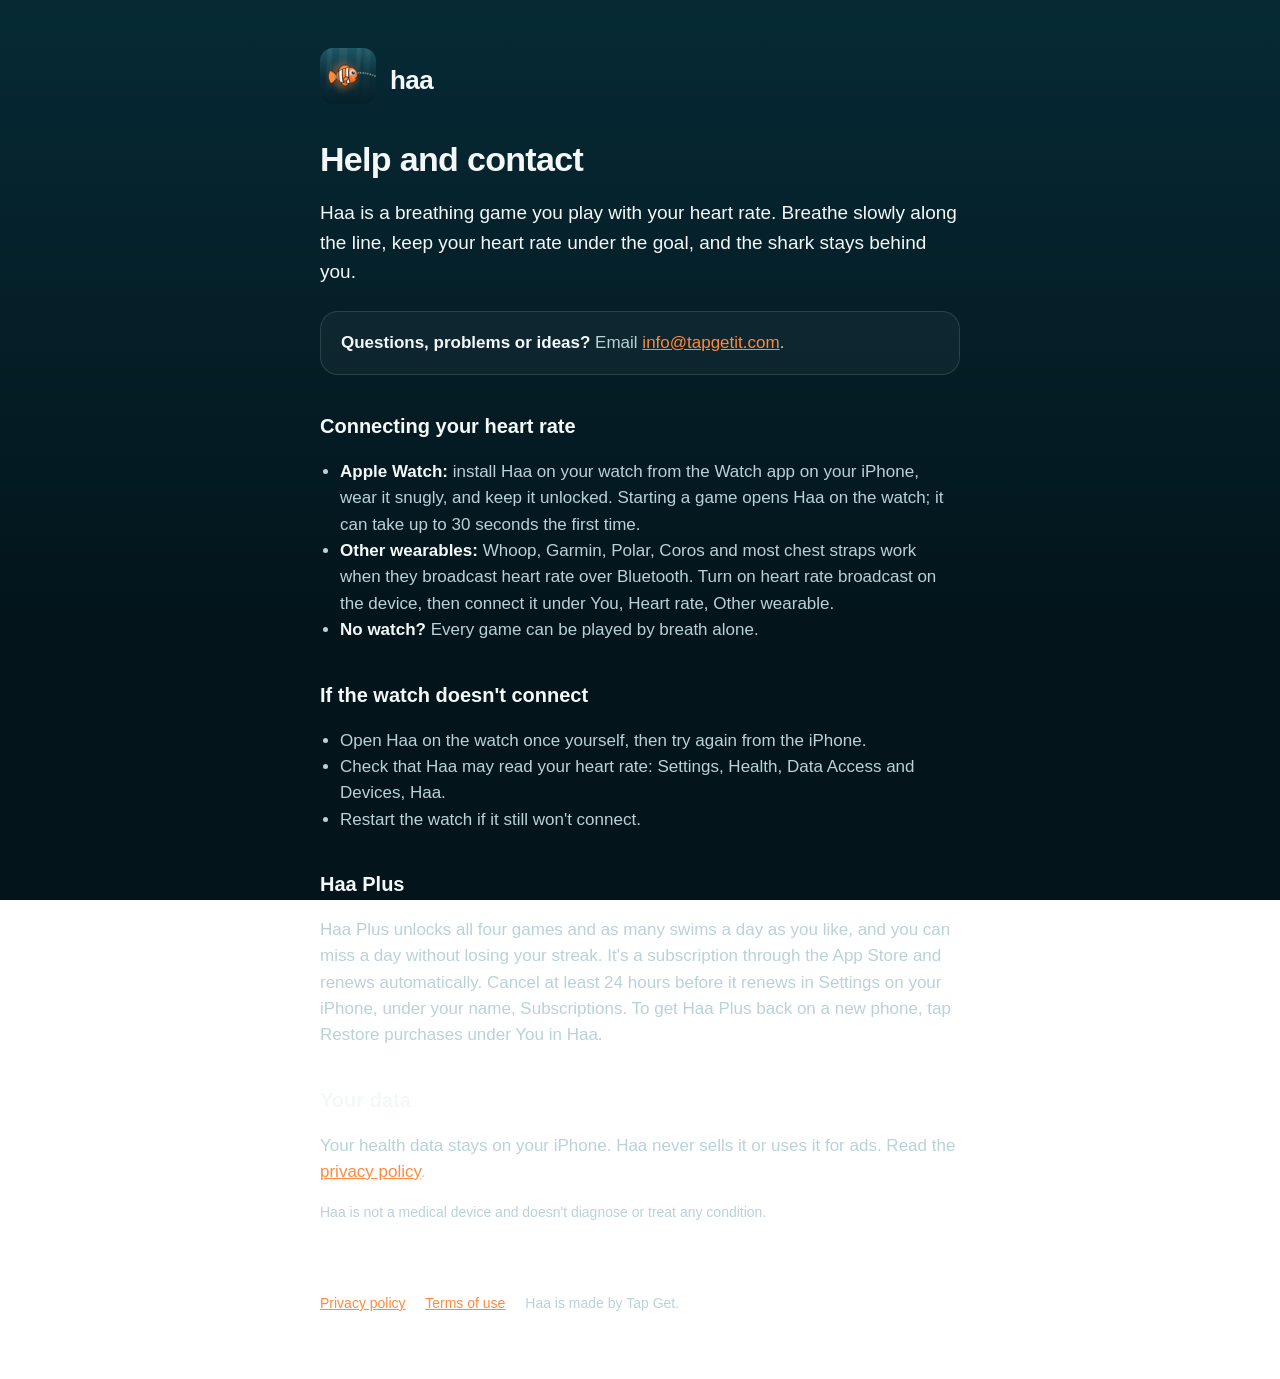
<file: index.html>
<!doctype html>
<html lang="en-GB">
<head>
<meta charset="utf-8">
<meta name="viewport" content="width=device-width, initial-scale=1">
<title>Haa: help and contact</title>
<meta name="description" content="Haa is a breathing game you play with your heart rate. Help, questions and contact.">
<link rel="icon" href="icon.png">
<link rel="apple-touch-icon" href="icon.png">
<link rel="stylesheet" href="style.css">
</head>
<body>
<main>
  <header><a href="./"><img src="icon.png" alt=""></a><a href="./" class="name">haa</a></header>

  <h1>Help and contact</h1>
  <p class="lead">Haa is a breathing game you play with your heart rate. Breathe slowly along the line, keep your heart rate under the goal, and the shark stays behind you.</p>

  <div class="card">
    <p><strong>Questions, problems or ideas?</strong> Email <a href="mailto:info@tapgetit.com">info@tapgetit.com</a>.</p>
  </div>

  <h2>Connecting your heart rate</h2>
  <ul>
    <li><strong>Apple Watch:</strong> install Haa on your watch from the Watch app on your iPhone, wear it snugly, and keep it unlocked. Starting a game opens Haa on the watch; it can take up to 30 seconds the first time.</li>
    <li><strong>Other wearables:</strong> Whoop, Garmin, Polar, Coros and most chest straps work when they broadcast heart rate over Bluetooth. Turn on heart rate broadcast on the device, then connect it under You, Heart rate, Other wearable.</li>
    <li><strong>No watch?</strong> Every game can be played by breath alone.</li>
  </ul>

  <h2>If the watch doesn't connect</h2>
  <ul>
    <li>Open Haa on the watch once yourself, then try again from the iPhone.</li>
    <li>Check that Haa may read your heart rate: Settings, Health, Data Access and Devices, Haa.</li>
    <li>Restart the watch if it still won't connect.</li>
  </ul>

  <h2>Haa Plus</h2>
  <p>Haa Plus unlocks all four games and as many swims a day as you like, and you can miss a day without losing your streak. It's a subscription through the App Store and renews automatically. Cancel at least 24 hours before it renews in Settings on your iPhone, under your name, Subscriptions. To get Haa Plus back on a new phone, tap Restore purchases under You in Haa.</p>

  <h2>Your data</h2>
  <p>Your health data stays on your iPhone. Haa never sells it or uses it for ads. Read the <a href="privacy/">privacy policy</a>.</p>

  <p class="small">Haa is not a medical device and doesn't diagnose or treat any condition.</p>

  <footer>
    <a href="privacy/">Privacy policy</a>
    <a href="https://www.apple.com/legal/internet-services/itunes/dev/stdeula/">Terms of use</a>
    <span>Haa is made by Tap Get.</span>
  </footer>
</main>
</body>
</html>
</file>
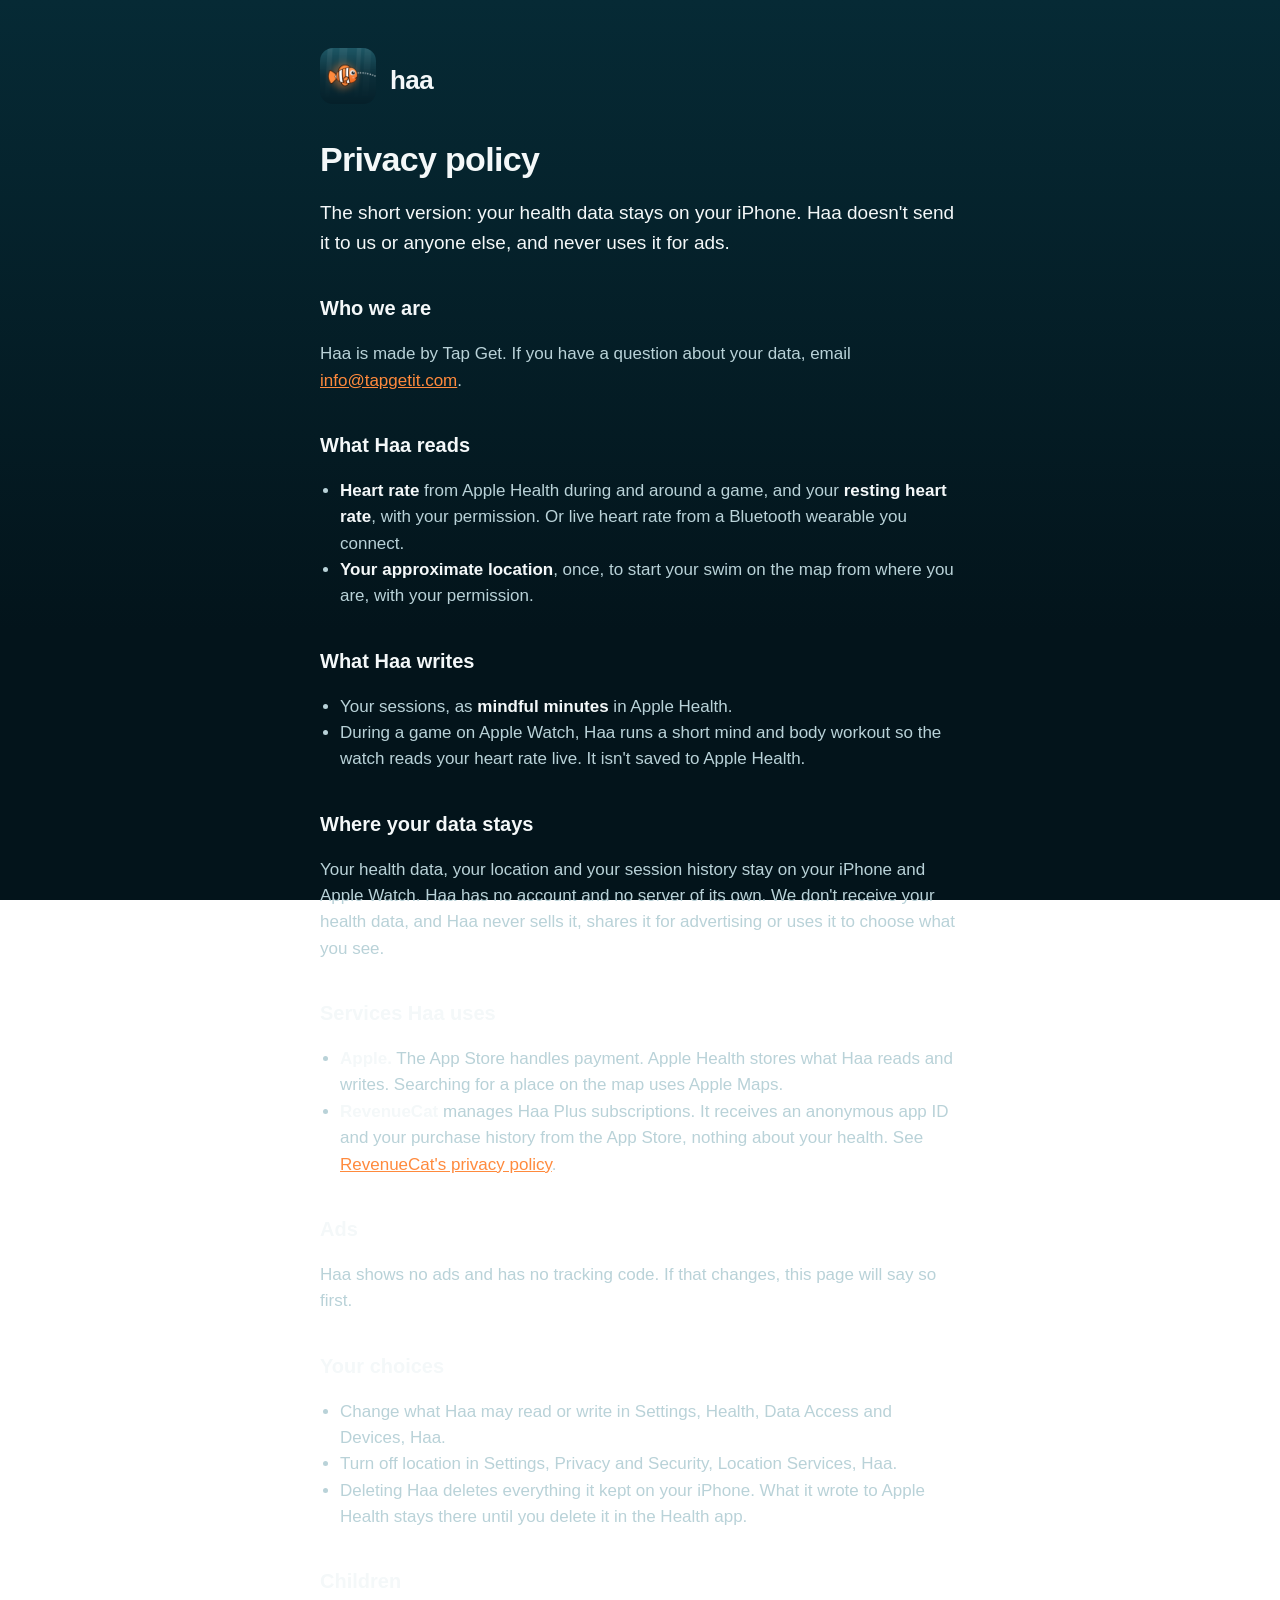
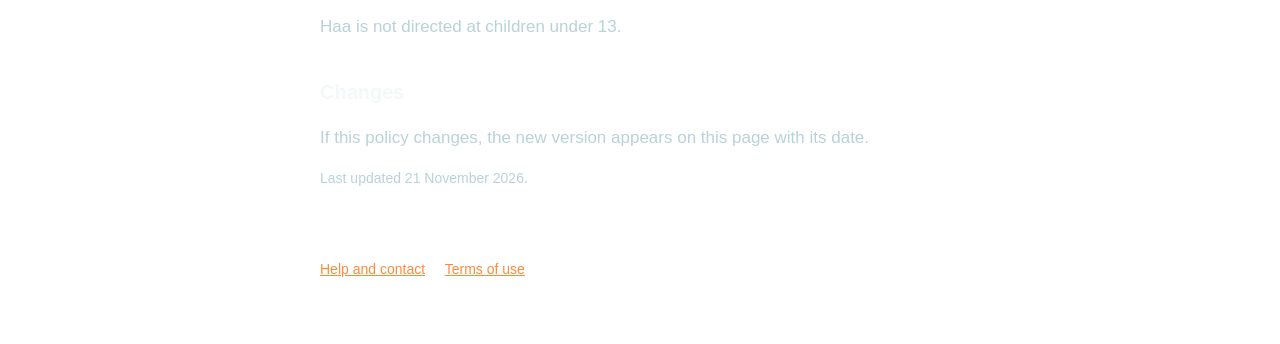
<file: privacy/index.html>
<!doctype html>
<html lang="en-GB">
<head>
<meta charset="utf-8">
<meta name="viewport" content="width=device-width, initial-scale=1">
<title>Haa: privacy policy</title>
<meta name="description" content="How Haa handles your data: health data stays on your iPhone.">
<link rel="icon" href="../icon.png">
<link rel="stylesheet" href="../style.css">
</head>
<body>
<main>
  <header><a href="../"><img src="../icon.png" alt=""></a><a href="../" class="name">haa</a></header>

  <h1>Privacy policy</h1>
  <p class="lead">The short version: your health data stays on your iPhone. Haa doesn't send it to us or anyone else, and never uses it for ads.</p>

  <h2>Who we are</h2>
  <p>Haa is made by Tap Get. If you have a question about your data, email <a href="mailto:info@tapgetit.com">info@tapgetit.com</a>.</p>

  <h2>What Haa reads</h2>
  <ul>
    <li><strong>Heart rate</strong> from Apple Health during and around a game, and your <strong>resting heart rate</strong>, with your permission. Or live heart rate from a Bluetooth wearable you connect.</li>
    <li><strong>Your approximate location</strong>, once, to start your swim on the map from where you are, with your permission.</li>
  </ul>

  <h2>What Haa writes</h2>
  <ul>
    <li>Your sessions, as <strong>mindful minutes</strong> in Apple Health.</li>
    <li>During a game on Apple Watch, Haa runs a short mind and body workout so the watch reads your heart rate live. It isn't saved to Apple Health.</li>
  </ul>

  <h2>Where your data stays</h2>
  <p>Your health data, your location and your session history stay on your iPhone and Apple Watch. Haa has no account and no server of its own. We don't receive your health data, and Haa never sells it, shares it for advertising or uses it to choose what you see.</p>

  <h2>Services Haa uses</h2>
  <ul>
    <li><strong>Apple.</strong> The App Store handles payment. Apple Health stores what Haa reads and writes. Searching for a place on the map uses Apple Maps.</li>
    <li><strong>RevenueCat</strong> manages Haa Plus subscriptions. It receives an anonymous app ID and your purchase history from the App Store, nothing about your health. See <a href="https://www.revenuecat.com/privacy">RevenueCat's privacy policy</a>.</li>
  </ul>

  <h2>Ads</h2>
  <p>Haa shows no ads and has no tracking code. If that changes, this page will say so first.</p>

  <h2>Your choices</h2>
  <ul>
    <li>Change what Haa may read or write in Settings, Health, Data Access and Devices, Haa.</li>
    <li>Turn off location in Settings, Privacy and Security, Location Services, Haa.</li>
    <li>Deleting Haa deletes everything it kept on your iPhone. What it wrote to Apple Health stays there until you delete it in the Health app.</li>
  </ul>

  <h2>Children</h2>
  <p>Haa is not directed at children under 13.</p>

  <h2>Changes</h2>
  <p>If this policy changes, the new version appears on this page with its date.</p>

  <p class="small">Last updated 21 November 2026.</p>

  <footer>
    <a href="../">Help and contact</a>
    <a href="https://www.apple.com/legal/internet-services/itunes/dev/stdeula/">Terms of use</a>
  </footer>
</main>
</body>
</html>
</file>
<file: style.css>
:root {
  --water: #062a35;
  --deep: #03141b;
  --ink: #f4f8f9;
  --mist: #b9d2d8;
  --orange: #ff8a3d;
  --line: rgba(255, 255, 255, 0.12);
}
* { box-sizing: border-box; }
html { -webkit-text-size-adjust: 100%; }
body {
  margin: 0;
  min-height: 100vh;
  background: linear-gradient(180deg, var(--water) 0%, var(--deep) 70%) fixed;
  color: var(--ink);
  font: 17px/1.55 -apple-system, BlinkMacSystemFont, "SF Pro Text", "Segoe UI", Roboto, Helvetica, Arial, sans-serif;
}
main { max-width: 680px; margin: 0 auto; padding: 48px 20px 64px; }
header { display: flex; align-items: center; gap: 14px; margin-bottom: 28px; }
header img { width: 56px; height: 56px; border-radius: 13px; }
header a { color: inherit; text-decoration: none; }
header .name { font-weight: 800; font-size: 26px; letter-spacing: -0.02em; }
h1 { font-size: 34px; line-height: 1.15; letter-spacing: -0.02em; margin: 0 0 12px; }
h2 { font-size: 20px; margin: 36px 0 8px; }
p, li { color: var(--mist); }
strong { color: var(--ink); }
a { color: var(--orange); }
ul { padding-left: 20px; }
.lead { font-size: 19px; color: var(--ink); }
.card { border: 1px solid var(--line); border-radius: 18px; padding: 18px 20px; margin: 24px 0; background: rgba(255, 255, 255, 0.04); }
.card p { margin: 0; }
.small { font-size: 14px; }
footer { margin-top: 48px; padding-top: 20px; border-top: 1px solid var(--line); font-size: 14px; color: var(--mist); }
footer a { margin-right: 16px; }
</file>
